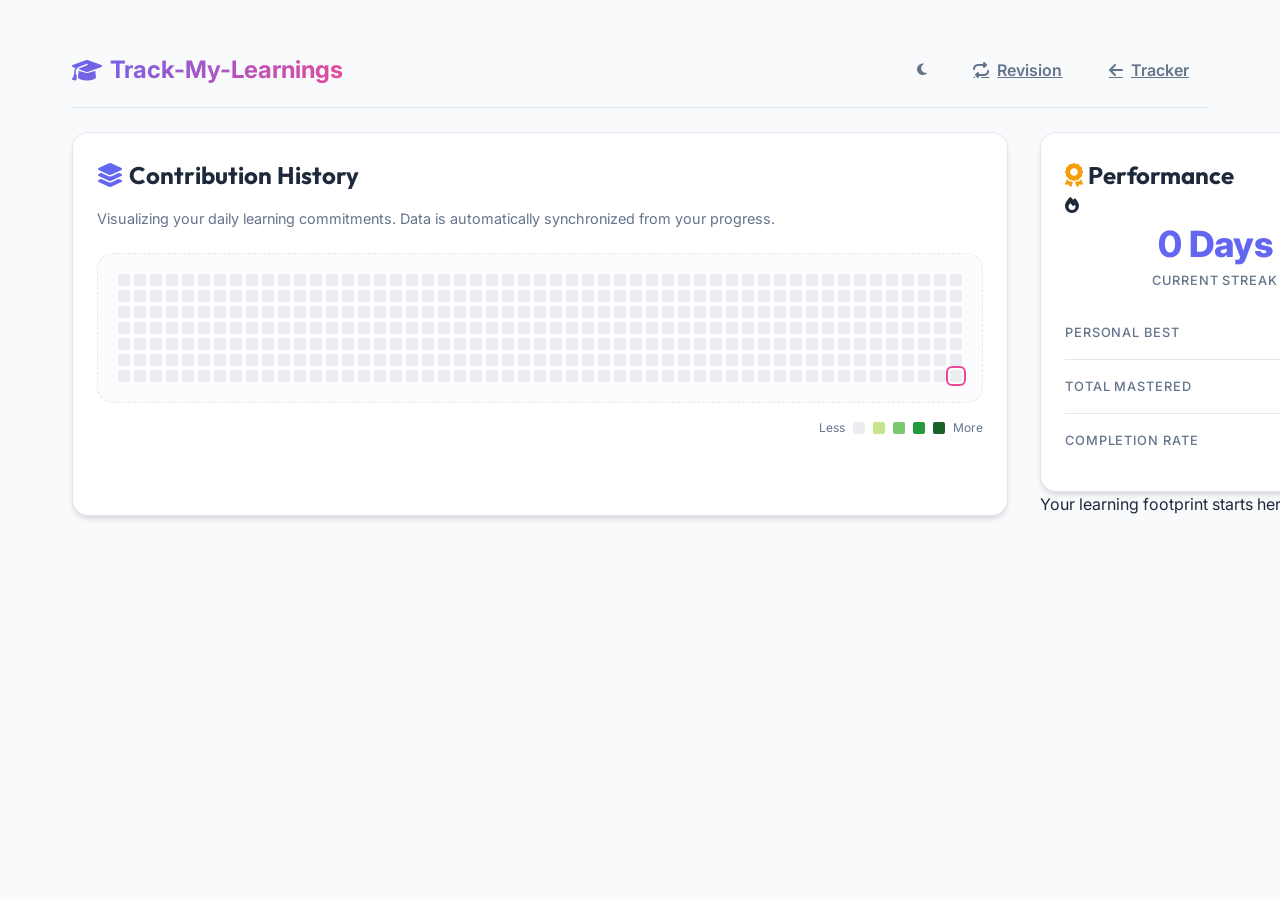
<file: calendar.html>
<!DOCTYPE html>
<html lang="en">

<head>
  <meta charset="UTF-8">
  <meta name="viewport" content="width=device-width, initial-scale=1.0">
  <title>Track-My-Learnings Calendar | Data-Driven Insights</title>
  
  <!-- CDNs -->
  <link rel="stylesheet" href="https://cdnjs.cloudflare.com/ajax/libs/font-awesome/6.4.0/css/all.min.css">
  <link href="https://fonts.googleapis.com/css2?family=Inter:wght@300;400;500;600;700&family=Outfit:wght@400;600;700&display=swap" rel="stylesheet">

  <!-- Custom Styles -->
  <link rel="stylesheet" href="css/main.css">
</head>

<body>
  <div class="container">
    <header>
      <div class="logo">
        <i class="fas fa-graduation-cap"></i>
        <span>Track-My-Learnings</span>
      </div>
      <div class="header-actions">
          <button class="btn btn-ghost" id="themeToggle" onclick="toggleTheme()" title="Toggle View Mode">
            <i class="fas fa-moon"></i>
          </button>
          <a href="revision.html" class="btn btn-ghost">
            <i class="fas fa-repeat"></i> <span>Revision</span>
          </a>
          <a href="index.html" class="btn btn-ghost">
            <i class="fas fa-arrow-left"></i> <span>Tracker</span>
          </a>
      </div>
    </header>

    <div class="dashboard-grid">
      <!-- Heatmap Main Card -->
      <main class="card heatmap-section">
        <h2><i class="fas fa-layer-group" style="color:var(--primary)"></i> Contribution History</h2>
        <p style="font-size: 0.9rem; color: var(--text-dim-light); margin-bottom: var(--space-lg);">
          Visualizing your daily learning commitments. Data is automatically synchronized from your progress.
        </p>
        
        <div class="heatmap-container">
          <div class="heatmap-scroll-area">
            <div class="heatmap-grid" id="heatmap">
              <!-- JS Injected -->
            </div>
          </div>
        </div>

        <div class="legend">
          <span>Less</span>
          <div class="legend-item" style="background: var(--level-0)"></div>
          <div class="legend-item" style="background: var(--level-1)"></div>
          <div class="legend-item" style="background: var(--level-2)"></div>
          <div class="legend-item" style="background: var(--level-3)"></div>
          <div class="legend-item" style="background: var(--level-4)"></div>
          <span>More</span>
        </div>
      </main>

      <!-- Stats Sidebar / Top on Mobile -->
      <aside class="stats-section">
        <div class="card">
          <h2><i class="fas fa-award" style="color:#f59e0b"></i> Performance</h2>
          <div class="streak-container">
            <div class="streak-icon">
              <i class="fas fa-fire pulse-effect"></i>
            </div>
            <div style="font-size: 2.25rem; font-weight: 800; color: var(--primary); text-align: center" id="currentStreak">0 Days</div>
            <div class="stat-tag" style="text-align: center">Current Streak</div>
          </div>

          <div class="stat-list">
            <div class="stat-entry">
              <span class="stat-tag">Personal Best</span>
              <span class="stat-num" id="maxStreak">0</span>
            </div>
            <div class="stat-entry">
              <span class="stat-tag">Total Mastered</span>
              <span class="stat-num" id="totalTopics">0</span>
            </div>
            <div class="stat-entry">
              <span class="stat-tag">Completion Rate</span>
              <span class="stat-num" id="focusScore">0%</span>
            </div>
          </div>
        </div>

        <div class="tip-banner" id="insightBox">
            Your learning footprint starts here.
        </div>
      </aside>
    </div>
  </div>

  <!-- Application Scripts -->
  <script src="js/state.js"></script>
  <script src="js/calendar.js"></script>
</body>
</html>
</file>
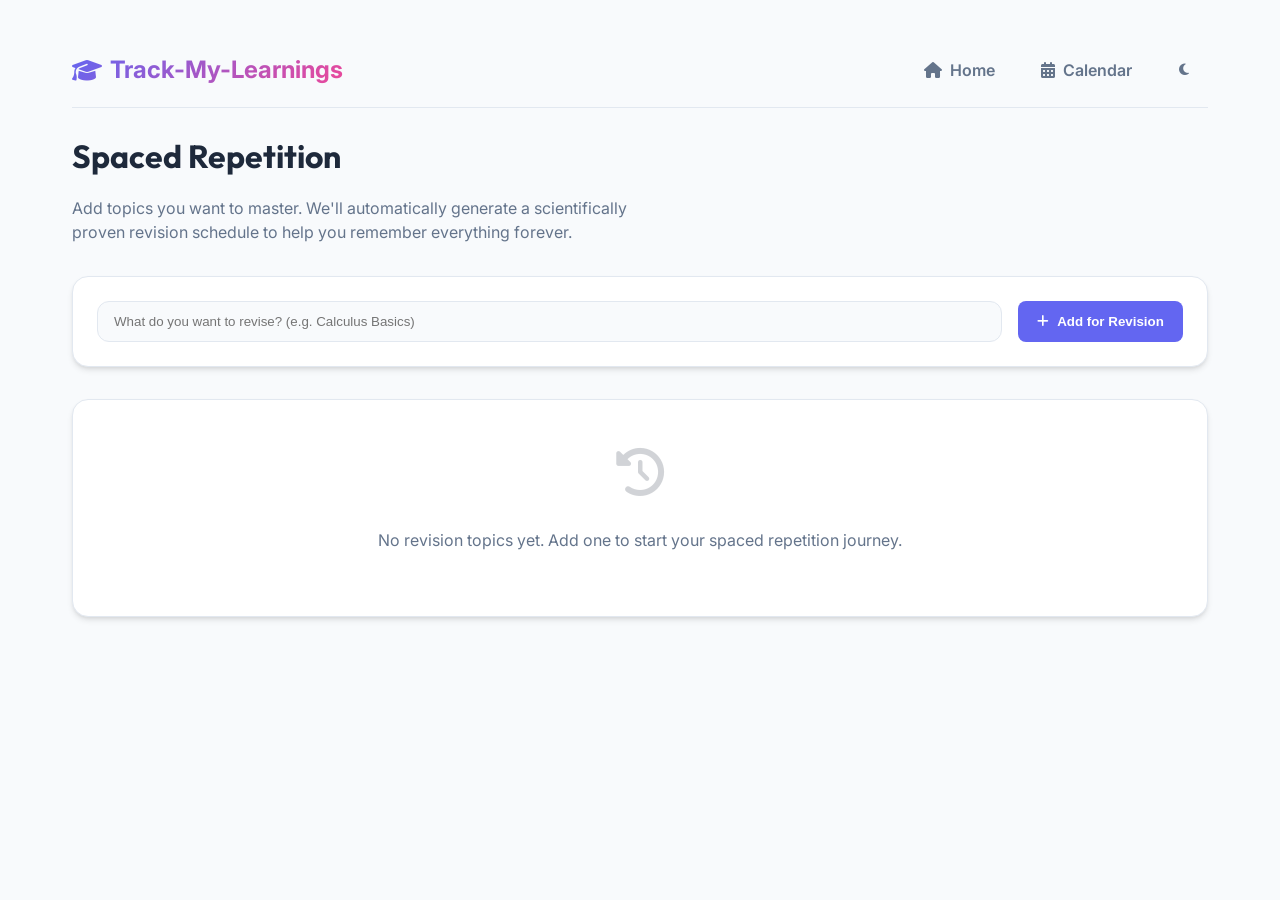
<file: revision.html>
<!DOCTYPE html>
<html lang="en">

<head>
  <meta charset="UTF-8">
  <meta name="viewport" content="width=device-width, initial-scale=1.0">
  <title>Track-My-Learnings | Revision Schedule</title>
  
  <!-- CDNs -->
  <link rel="stylesheet" href="https://cdnjs.cloudflare.com/ajax/libs/font-awesome/6.4.0/css/all.min.css">
  <link href="https://fonts.googleapis.com/css2?family=Inter:wght@300;400;500;600;700&family=Outfit:wght@400;600;700&display=swap" rel="stylesheet">
  
  <!-- Custom Styles -->
  <link rel="stylesheet" href="css/main.css">
</head>

<body class="light-mode">

  <div class="container">
    <!-- Header -->
    <header>
      <div class="logo">
        <i class="fas fa-graduation-cap"></i>
        <span>Track-My-Learnings</span>
      </div>
      <div class="header-actions">
        <a href="index.html" class="btn btn-ghost" style="text-decoration: none;" title="Go to Dashboard">
            <i class="fas fa-home"></i> <span>Home</span>
        </a>
        <a href="calendar.html" class="btn btn-ghost" style="text-decoration: none;" title="View Activity Calendar">
          <i class="fas fa-calendar-alt"></i> <span>Calendar</span>
        </a>
        <button class="btn btn-ghost" id="themeToggle" onclick="toggleTheme()" title="Toggle Dark Mode">
          <i class="fas fa-moon"></i>
        </button>
      </div>
    </header>

    <main>
      <!-- Page Title & Description -->
      <div style="margin-bottom: 2rem;">
        <h1 style="font-family: 'Outfit', sans-serif; font-size: 2rem; margin-bottom: 0.5rem;">Spaced Repetition</h1>
        <p style="color: var(--text-dim-light); max-width: 600px;">
          Add topics you want to master. We'll automatically generate a scientifically proven revision schedule to help you remember everything forever.
        </p>
      </div>

      <!-- Add Interaction -->
      <div class="card" style="margin-bottom: 2rem;">
        <div style="display: flex; gap: 1rem; flex-wrap: wrap;">
            <input type="text" id="revisionInput" placeholder="What do you want to revise? (e.g. Calculus Basics)" 
                style="flex: 1; min-width: 250px; padding: 0.75rem 1rem; border-radius: 0.75rem; border: 1px solid var(--border-light); background: var(--bg-light); color: var(--text-light); outline: none;">
            <button id="addRevisionBtn" class="btn btn-primary">
                <i class="fas fa-plus"></i> Add for Revision
            </button>
        </div>
      </div>

      <!-- Revision List Container -->
      <div id="revisionList">
        <!-- Rendered by JS -->
      </div>
    </main>
  </div>

  <div id="toast" class="toast">Progress Saved!</div>

  <!-- Application Scripts -->
  <script src="js/state.js"></script>
  <!-- Module Scripts -->
  <script src="js/modules/revision/revisionRender.js"></script>
  <script src="js/modules/revision/revisionHandlers.js"></script>
  <script src="js/modules/revision/revision.js"></script>
  <script>
      // Toast helper if not using full UI.js
      window.UI = {
          showToast(msg) {
              const toast = document.getElementById('toast');
              toast.innerText = msg;
              toast.style.display = 'block';
              setTimeout(() => toast.style.display = 'none', 2000);
          }
      };
  </script>
</body>
</html>
</file>
<file: css/main.css>
:root {
  --primary: #6366f1;
  --primary-light: #818cf8;
  --bg-light: #f8fafc;
  --card-light: #ffffff;
  --text-light: #1e293b;
  --text-dim-light: #64748b;
  --border-light: #e2e8f0;

  --bg-dark: #0f172a;
  --card-dark: #1e293b;
  --text-dark: #f1f5f9;
  --text-dim-dark: #94a3b8;
  --border-dark: #334155;

  --level-0: #ebedf0;
  --level-1: #c6e48b;
  --level-2: #7bc96f;
  --level-3: #239a3b;
  --level-4: #196127;

  --transition: all 0.3s cubic-bezier(0.4, 0, 0.2, 1);
  --shadow: 0 4px 6px -1px rgb(0 0 0 / 0.1), 0 2px 4px -2px rgb(0 0 0 / 0.1);
  --shadow-lg: 0 10px 15px -3px rgb(0 0 0 / 0.1), 0 4px 6px -4px rgb(0 0 0 / 0.1);

  /* Spacing System */
  --space-xs: 0.5rem;
  --space-sm: 0.75rem;
  --space-md: 1rem;
  --space-lg: 1.5rem;
  --space-xl: 2rem;
}

body.dark-mode {
  --bg-light: var(--bg-dark);
  --card-light: var(--card-dark);
  --text-light: var(--text-dark);
  --text-dim-light: var(--text-dim-dark);
  --border-light: var(--border-dark);
  --level-0: #161b22;
  --level-1: #0e4429;
  --level-2: #006d32;
  --level-3: #26a641;
  --level-4: #39d353;
  
  background-color: var(--bg-dark);
  color: var(--text-dark);
}

/* Base Styles */
body {
  margin: 0;
  padding: 0;
  font-family: 'Inter', sans-serif;
  background-color: var(--bg-light);
  color: var(--text-light);
  transition: var(--transition);
  line-height: 1.5;
  overflow-x: hidden;
  width: 100%;
  box-sizing: border-box;
}

*, *:before, *:after {
  box-sizing: inherit;
}

h1, h2, h3 {
  font-family: 'Outfit', sans-serif;
  margin: 0;
}

.container {
  width: 100%;
  max-width: 1200px;
  margin: 0 auto;
  padding: 1rem;
  box-sizing: border-box;
  position: relative;
}

@media (min-width: 768px) {
  .container {
    padding: 2rem;
  }
}

/* Glassmorphism Sidebar/Header */
header {
  display: flex;
  justify-content: space-between;
  align-items: center;
  padding: 1rem 0;
  margin-bottom: 1.5rem;
  border-bottom: 1px solid var(--border-light);
  flex-wrap: wrap;
  gap: 0.75rem;
  width: 100%;
}

.dark-mode header {
  border-bottom-color: var(--border-dark);
}

.logo {
  font-size: 1.25rem;
  font-weight: 700;
  background: linear-gradient(135deg, var(--primary), #ec4899);
  -webkit-background-clip: text;
  background-clip: text;
  -webkit-text-fill-color: transparent;
  display: flex;
  align-items: center;
  gap: 0.5rem;
  white-space: nowrap;
}

@media (min-width: 768px) {
  .logo {
    font-size: 1.5rem;
  }
}

.header-actions {
    display: flex;
    gap: 0.5rem;
    flex-wrap: wrap;
    justify-content: flex-end;
}

/* Dashboard Grid */
.dashboard-grid {
  display: flex;
  flex-direction: column;
  gap: 1.5rem;
}

@media (min-width: 1024px) {
  .dashboard-grid {
    display: grid;
    grid-template-columns: 1fr 350px;
    gap: 2rem;
  }
}

/* Stats Cards */
.stats-row {
  display: grid;
  grid-template-columns: repeat(2, 1fr);
  gap: 0.75rem;
  margin-bottom: 1.25rem;
}

@media (min-width: 640px) {
  .stats-row {
    grid-template-columns: repeat(auto-fit, minmax(200px, 1fr));
    gap: 1rem;
    margin-bottom: 1.5rem;
  }
}

@media (max-width: 480px) {
    .stats-row {
        grid-template-columns: 1fr;
        width: 100%;
    }
}

.stat-card {
  background: var(--card-light);
  padding: 1.25rem;
  border-radius: 1rem;
  box-shadow: var(--shadow);
  border: 1px solid var(--border-light);
  transition: var(--transition);
}

.dark-mode .stat-card {
  background: var(--card-dark);
  border-color: var(--border-dark);
}

.stat-card:hover {
  transform: translateY(-4px);
  box-shadow: var(--shadow-lg);
}

.stat-val {
  font-size: 1.75rem;
  font-weight: 700;
  color: var(--primary);
}

.stat-label {
  font-size: 0.75rem;
  color: var(--text-dim-light);
  text-transform: uppercase;
  letter-spacing: 0.05em;
}

.dark-mode .stat-label {
  color: var(--text-dim-dark);
}

/* Checklist Styles */
.checklist-container {
  background: var(--card-light);
  border-radius: 1rem;
  box-shadow: var(--shadow);
  border: 1px solid var(--border-light);
  overflow: hidden;
  transition: var(--transition);
}

.dark-mode .checklist-container {
  background: var(--card-dark);
  border-color: var(--border-dark);
}

.checklist-header {
  padding: 1.25rem;
  background: rgba(99, 102, 241, 0.05);
  display: flex;
  flex-direction: column;
  gap: 0.5rem;
  border-bottom: 1px solid var(--border-light);
}

@media (min-width: 640px) {
    .checklist-header {
        flex-direction: row;
        justify-content: space-between;
        align-items: center;
    }
}

.dark-mode .checklist-header {
  border-bottom-color: var(--border-dark);
  background: rgba(99, 102, 241, 0.1);
}

/* Section Title & Accordion */
.section-wrapper {
  border-bottom: 1px solid var(--border-light);
}

.dark-mode .section-wrapper {
  border-bottom-color: var(--border-dark);
}

.section-title {
  padding: 1rem 1.25rem;
  background: transparent;
  cursor: pointer;
  display: flex;
  justify-content: space-between;
  align-items: center;
  font-weight: 600;
  font-size: 1rem;
  user-select: none;
  transition: background 0.2s;
}

.section-title:hover {
  background: rgba(0, 0, 0, 0.02);
}

.dark-mode .section-title:hover {
  background: rgba(255, 255, 255, 0.02);
}

.section-title i.chevron {
  transition: transform 0.3s;
  font-size: 0.8rem;
}

.section-content {
    max-height: 0;
    overflow: hidden;
    transition: max-height 0.3s ease-in-out, opacity 0.2s ease-in-out;
    opacity: 0;
}

.section-wrapper.active .section-content {
    max-height: 5000px;
    opacity: 1;
}

.section-wrapper.active .chevron {
    transform: rotate(0deg);
}

.section-wrapper.collapsed .chevron {
    transform: rotate(-90deg);
}

/* Items */
.topic-item, .subtopic-item {
  padding: 0.75rem 1rem;
  display: flex;
  align-items: flex-start;
  gap: 0.75rem;
  transition: var(--transition);
  border-left: 4px solid transparent;
}

@media (min-width: 768px) {
    .topic-item, .subtopic-item {
        padding: 0.75rem 1.25rem;
        align-items: center;
    }
}

.subtopic-item {
  padding-left: 2.5rem;
  font-size: 0.9rem;
}

.topic-item:hover, .subtopic-item:hover {
  background: rgba(99, 102, 241, 0.05);
}

.topic-item.completed, .subtopic-item.completed {
  background: rgba(34, 197, 94, 0.05);
}

.topic-item span, .subtopic-item span {
    font-size: 0.95rem;
}

.topic-item.completed span, .subtopic-item.completed span {
  text-decoration: line-through;
  color: var(--text-dim-light);
}

.dark-mode .topic-item.completed span, .dark-mode .subtopic-item.completed span {
  color: var(--text-dim-dark);
}

.checkbox-wrapper {
  flex-shrink: 0;
  margin-top: 0.2rem;
}

@media (min-width: 768px) {
    .checkbox-wrapper {
        margin-top: 0;
    }
}

input[type="checkbox"] {
  cursor: pointer;
  width: 18px;
  height: 18px;
  accent-color: var(--primary);
}

/* Progress */
.progress-container {
  margin: 0.75rem 0;
}

.progress-bg {
  height: 6px;
  background: var(--border-light);
  border-radius: 4px;
  overflow: hidden;
}

.dark-mode .progress-bg {
  background: var(--border-dark);
}

.progress-fill {
  height: 100%;
  background: linear-gradient(90deg, var(--primary), #ec4899);
  width: 0%;
  transition: width 1s ease-out;
}

/* Toolbar */
.toolbar {
  display: flex;
  gap: 0.75rem;
  margin-bottom: 1.25rem;
}

.search-box {
  flex: 1;
  position: relative;
}

.search-box i {
  position: absolute;
  left: 0.85rem;
  top: 50%;
  transform: translateY(-50%);
  color: var(--text-dim-light);
  font-size: 0.9rem;
}

.search-box input {
  width: 100%;
  padding: 0.65rem 1rem 0.65rem 2.25rem;
  border-radius: 0.75rem;
  border: 1px solid var(--border-light);
  background: var(--card-light);
  color: var(--text-light);
  outline: none;
  transition: var(--transition);
  box-sizing: border-box;
  font-size: 0.9rem;
}

.dark-mode .search-box input {
  background: var(--card-dark);
  border-color: var(--border-dark);
  color: var(--text-dark);
}

.search-box input:focus {
  border-color: var(--primary);
  box-shadow: 0 0 0 3px rgba(99, 102, 241, 0.2);
}

/* Sidebar */
.sidebar {
  display: flex;
  flex-direction: column;
  gap: 2rem;
}

.card {
  background: var(--card-light);
  padding: 1.5rem;
  border-radius: 1rem;
  box-shadow: var(--shadow);
  border: 1px solid var(--border-light);
}

.dark-mode .card {
  background: var(--card-dark);
  border-color: var(--border-dark);
}

/* Modal */
.modal {
  display: none;
  position: fixed;
  top: 0;
  left: 0;
  width: 100%;
  height: 100%;
  background: rgba(0, 0, 0, 0.5);
  z-index: 1000;
  backdrop-filter: blur(4px);
  align-items: center;
  justify-content: center;
}

.modal-content {
  background: var(--card-light);
  padding: 2rem;
  border-radius: 1rem;
  width: 90%;
  max-width: 500px;
  position: relative;
}

.dark-mode .modal-content {
  background: var(--card-dark);
}

/* Buttons */
.btn {
  padding: 0.6rem 1.2rem;
  border-radius: 0.5rem;
  border: none;
  cursor: pointer;
  font-weight: 600;
  transition: var(--transition);
  display: inline-flex;
  align-items: center;
  gap: 0.5rem;
}

.btn-primary {
  background: var(--primary);
  color: white;
}

.btn-primary:hover {
  background: var(--primary-light);
  transform: translateY(-2px);
}

.btn-ghost {
  background: transparent;
  color: var(--text-dim-light);
}

.dark-mode .btn-ghost {
  color: var(--text-dim-dark);
}

.btn-danger {
  background: #ef4444;
  color: white;
}

.btn-danger:hover {
  background: #dc2626;
  transform: translateY(-2px);
}

/* Heatmap (Specific to Calendar or dashboard) */
.heatmap-container {
  overflow-x: auto;
  padding: var(--space-sm);
  background: rgba(99, 102, 241, 0.02);
  border-radius: 1rem;
  border: 1px dashed var(--border-light);
  -webkit-overflow-scrolling: touch;
  margin-bottom: var(--space-md);
  cursor: grab;
}

.heatmap-scroll-area {
  min-width: 800px;
  padding: 0.5rem;
}

.heatmap-grid {
  display: grid;
  grid-auto-flow: column;
  grid-template-columns: repeat(53, 1fr);
  grid-template-rows: repeat(7, 1fr);
  gap: 4px;
}

.day-cell {
  width: 12px;
  height: 12px;
  background-color: var(--level-0);
  border-radius: 2px;
  position: relative;
  transition: transform 0.15s ease;
}

.day-cell:hover {
  transform: scale(1.4);
  z-index: 10;
  box-shadow: 0 0 10px rgba(99, 102, 241, 0.4);
}

.day-cell.level-1 { background-color: var(--level-1); }
.day-cell.level-2 { background-color: var(--level-2); }
.day-cell.level-3 { background-color: var(--level-3); }
.day-cell.level-4 { background-color: var(--level-4); }

.day-cell.today {
  outline: 2px solid #ec4899;
  outline-offset: 2px;
}

.tooltip {
  position: absolute;
  background: #1e293b;
  color: white;
  padding: 8px 12px;
  border-radius: 8px;
  font-size: 0.7rem;
  pointer-events: none;
  white-space: nowrap;
  display: none;
  z-index: 100;
  bottom: 24px;
  left: 50%;
  transform: translateX(-50%);
  box-shadow: 0 4px 15px rgba(0,0,0,0.4);
}

.day-cell:hover .tooltip { display: block; }

/* Stats (extracted from calendar) */
.stat-list {
    margin-top: var(--space-md);
}

.stat-entry {
  display: flex;
  justify-content: space-between;
  align-items: center;
  padding: var(--space-sm) 0;
  border-bottom: 1px solid var(--border-light);
}

.stat-entry:last-child { border: none; }

.stat-tag {
  font-size: 0.8rem;
  color: var(--text-dim-light);
  text-transform: uppercase;
  letter-spacing: 0.07em;
  font-weight: 500;
}

.stat-num {
  font-weight: 700;
  font-size: 1.2rem;
  color: var(--primary);
}

.legend {
  display: flex;
  align-items: center;
  gap: 8px;
  font-size: 0.75rem;
  color: var(--text-dim-light);
  margin-top: var(--space-md);
  justify-content: flex-end;
  flex-wrap: wrap;
}

.legend-item {
  width: 12px;
  height: 12px;
  border-radius: 2px;
}

.pulse-effect {
  animation: pulse-ring 2s infinite;
}

@keyframes pulse-ring {
  0% { transform: scale(.95); opacity: 1; }
  50% { transform: scale(1.05); opacity: 0.8; }
  100% { transform: scale(.95); opacity: 1; }
}

/* Toast */
.toast {
  position: fixed;
  bottom: 2rem;
  right: 2rem;
  background: var(--primary);
  color: white;
  padding: 1rem 2rem;
  border-radius: 0.5rem;
  box-shadow: var(--shadow-lg);
  display: none;
  z-index: 10000;
  animation: slideUp 0.3s ease-out;
}

@keyframes slideUp {
  from { transform: translateY(100%); opacity: 0; }
  to { transform: translateY(0); opacity: 1; }
}

/* Utility Animations */
.streak-fire {
  color: #f97316;
  animation: flicker 2s infinite;
}

@keyframes flicker {
  0%, 100% { opacity: 1; transform: scale(1); }
  50% { opacity: 0.8; transform: scale(1.1); }
}

#progressChart {
  max-height: 200px;
}
</file>
